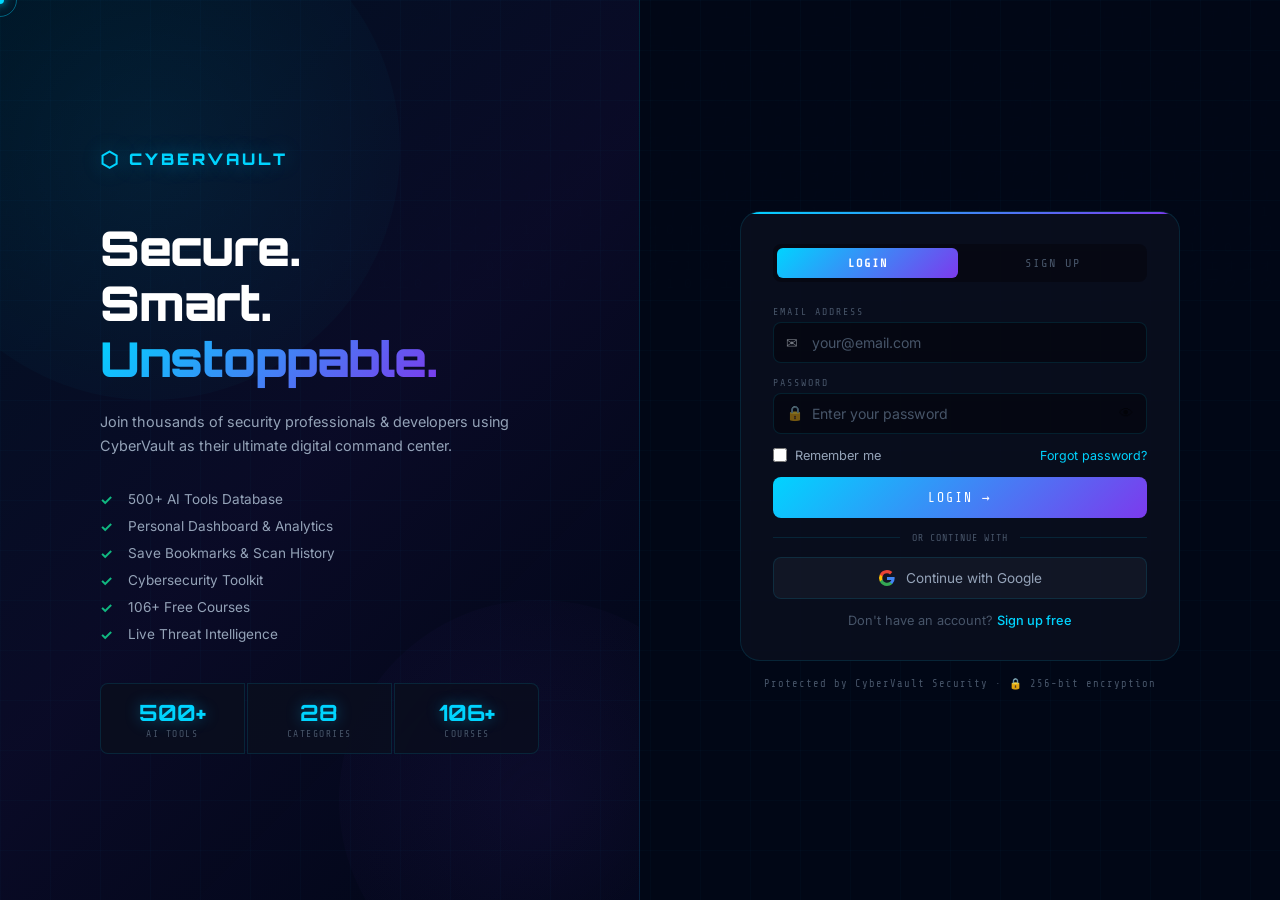
<file: Cybervault/auth.html>
<!DOCTYPE html>
<html lang="en">
<head>
<meta charset="UTF-8">
<meta name="viewport" content="width=device-width, initial-scale=1.0">
<title>CyberVault — Login & Signup</title>
<meta name="description" content="Login or create your CyberVault account to access 500+ AI tools, cybersecurity tools, and your personal dashboard.">
<link rel="stylesheet" href="css/auth.css">
<link href="https://fonts.googleapis.com/css2?family=Orbitron:wght@400;500;700;900&family=Share+Tech+Mono&family=Inter:wght@300;400;500;600&display=swap" rel="stylesheet">
</head>
<body>
<canvas id="matrixCanvas"></canvas>
<div class="cursor" id="cursor"></div>
<div class="cursor-ring" id="cursorRing"></div>

<div class="auth-wrapper">
  <!-- LEFT PANEL -->
  <div class="auth-left">
    <div class="auth-left-content">
      <div class="auth-logo" onclick="window.location='index.html'">
        <span class="logo-hex">⬡</span> CYBERVAULT
      </div>
      <h1 class="auth-tagline">
        Secure.<br>Smart.<br><span class="gradient-text">Unstoppable.</span>
      </h1>
      <p class="auth-desc">Join thousands of security professionals & developers using CyberVault as their ultimate digital command center.</p>
      <div class="auth-features">
        <div class="af-item"><span class="af-icon">✓</span> 500+ AI Tools Database</div>
        <div class="af-item"><span class="af-icon">✓</span> Personal Dashboard & Analytics</div>
        <div class="af-item"><span class="af-icon">✓</span> Save Bookmarks & Scan History</div>
        <div class="af-item"><span class="af-icon">✓</span> Cybersecurity Toolkit</div>
        <div class="af-item"><span class="af-icon">✓</span> 106+ Free Courses</div>
        <div class="af-item"><span class="af-icon">✓</span> Live Threat Intelligence</div>
      </div>
      <div class="auth-stats">
        <div class="as-item"><div class="as-num">500+</div><div class="as-label">AI TOOLS</div></div>
        <div class="as-item"><div class="as-num">28</div><div class="as-label">CATEGORIES</div></div>
        <div class="as-item"><div class="as-num">106+</div><div class="as-label">COURSES</div></div>
      </div>
    </div>
  </div>

  <!-- RIGHT PANEL -->
  <div class="auth-right">
    <div class="auth-card">
      <!-- Tabs -->
      <div class="auth-tabs">
        <button class="auth-tab active" id="loginTab" onclick="switchTab('login')">LOGIN</button>
        <button class="auth-tab" id="signupTab" onclick="switchTab('signup')">SIGN UP</button>
      </div>

      <!-- Alert -->
      <div class="auth-alert" id="authAlert" style="display:none"></div>

      <!-- LOGIN FORM -->
      <form class="auth-form active" id="loginForm" onsubmit="handleLogin(event)">
        <div class="form-group">
          <label class="form-label">EMAIL ADDRESS</label>
          <div class="input-wrap">
            <span class="input-icon">✉</span>
            <input type="email" class="form-input" id="loginEmail" placeholder="your@email.com" required autocomplete="email">
          </div>
        </div>
        <div class="form-group">
          <label class="form-label">PASSWORD</label>
          <div class="input-wrap">
            <span class="input-icon">🔒</span>
            <input type="password" class="form-input" id="loginPassword" placeholder="Enter your password" required autocomplete="current-password">
            <button type="button" class="toggle-pw" onclick="togglePwVis('loginPassword',this)">👁</button>
          </div>
        </div>
        <div class="form-row">
          <label class="checkbox-wrap">
            <input type="checkbox" id="rememberMe"> <span>Remember me</span>
          </label>
          <a href="#" class="forgot-link" onclick="handleForgotPw()">Forgot password?</a>
        </div>
        <button type="submit" class="auth-btn" id="loginBtn">
          <span class="btn-text">LOGIN →</span>
          <span class="btn-loader" style="display:none">⟳</span>
        </button>
        <div class="auth-divider"><span>OR CONTINUE WITH</span></div>
        <button type="button" class="google-btn" onclick="handleGoogleLogin()">
          <svg width="18" height="18" viewBox="0 0 18 18"><path fill="#4285F4" d="M16.51 8H8.98v3h4.3c-.18 1-.74 1.48-1.6 2.04v2.01h2.6a7.8 7.8 0 002.38-5.88c0-.57-.05-.66-.15-1.18z"/><path fill="#34A853" d="M8.98 17c2.16 0 3.97-.72 5.3-1.94l-2.6-2a4.8 4.8 0 01-7.18-2.54H1.83v2.07A8 8 0 008.98 17z"/><path fill="#FBBC05" d="M4.5 10.52a4.8 4.8 0 010-3.04V5.41H1.83a8 8 0 000 7.18l2.67-2.07z"/><path fill="#EA4335" d="M8.98 4.18c1.17 0 2.23.4 3.06 1.2l2.3-2.3A8 8 0 001.83 5.4L4.5 7.49a4.77 4.77 0 014.48-3.31z"/></svg>
          Continue with Google
        </button>
        <p class="auth-switch">Don't have an account? <a href="#" onclick="switchTab('signup')">Sign up free</a></p>
      </form>

      <!-- SIGNUP FORM -->
      <form class="auth-form" id="signupForm" onsubmit="handleSignup(event)">
        <div class="form-row-2">
          <div class="form-group">
            <label class="form-label">FIRST NAME</label>
            <div class="input-wrap">
              <span class="input-icon">👤</span>
              <input type="text" class="form-input" id="signupFirstName" placeholder="John" required autocomplete="given-name">
            </div>
          </div>
          <div class="form-group">
            <label class="form-label">LAST NAME</label>
            <div class="input-wrap">
              <span class="input-icon">👤</span>
              <input type="text" class="form-input" id="signupLastName" placeholder="Doe" autocomplete="family-name">
            </div>
          </div>
        </div>
        <div class="form-group">
          <label class="form-label">EMAIL ADDRESS</label>
          <div class="input-wrap">
            <span class="input-icon">✉</span>
            <input type="email" class="form-input" id="signupEmail" placeholder="your@email.com" required autocomplete="email">
          </div>
        </div>
        <div class="form-group">
          <label class="form-label">PASSWORD</label>
          <div class="input-wrap">
            <span class="input-icon">🔒</span>
            <input type="password" class="form-input" id="signupPassword" placeholder="Min 8 characters" required oninput="signupPwCheck()" autocomplete="new-password">
            <button type="button" class="toggle-pw" onclick="togglePwVis('signupPassword',this)">👁</button>
          </div>
          <div class="pw-mini-bars" id="signupPwBars">
            <div class="pmb" id="pmb1"></div><div class="pmb" id="pmb2"></div>
            <div class="pmb" id="pmb3"></div><div class="pmb" id="pmb4"></div>
          </div>
        </div>
        <div class="form-group">
          <label class="form-label">CONFIRM PASSWORD</label>
          <div class="input-wrap">
            <span class="input-icon">🔒</span>
            <input type="password" class="form-input" id="signupConfirm" placeholder="Repeat password" required autocomplete="new-password">
          </div>
        </div>
        <div class="form-group">
          <label class="form-label">I AM A... <span style="color:var(--text3)">(optional)</span></label>
          <select class="form-input form-select" id="signupRole">
            <option value="">Select your role</option>
            <option value="student">Student</option>
            <option value="developer">Developer</option>
            <option value="security">Security Professional</option>
            <option value="researcher">Researcher</option>
            <option value="other">Other</option>
          </select>
        </div>
        <label class="checkbox-wrap" style="margin-bottom:16px">
          <input type="checkbox" id="agreeTerms" required>
          <span>I agree to the <a href="#" style="color:var(--accent)">Terms</a> & <a href="#" style="color:var(--accent)">Privacy Policy</a></span>
        </label>
        <button type="submit" class="auth-btn" id="signupBtn">
          <span class="btn-text">CREATE ACCOUNT →</span>
          <span class="btn-loader" style="display:none">⟳</span>
        </button>
        <div class="auth-divider"><span>OR CONTINUE WITH</span></div>
        <button type="button" class="google-btn" onclick="handleGoogleLogin()">
          <svg width="18" height="18" viewBox="0 0 18 18"><path fill="#4285F4" d="M16.51 8H8.98v3h4.3c-.18 1-.74 1.48-1.6 2.04v2.01h2.6a7.8 7.8 0 002.38-5.88c0-.57-.05-.66-.15-1.18z"/><path fill="#34A853" d="M8.98 17c2.16 0 3.97-.72 5.3-1.94l-2.6-2a4.8 4.8 0 01-7.18-2.54H1.83v2.07A8 8 0 008.98 17z"/><path fill="#FBBC05" d="M4.5 10.52a4.8 4.8 0 010-3.04V5.41H1.83a8 8 0 000 7.18l2.67-2.07z"/><path fill="#EA4335" d="M8.98 4.18c1.17 0 2.23.4 3.06 1.2l2.3-2.3A8 8 0 001.83 5.4L4.5 7.49a4.77 4.77 0 014.48-3.31z"/></svg>
          Continue with Google
        </button>
        <p class="auth-switch">Already have an account? <a href="#" onclick="switchTab('login')">Login</a></p>
      </form>
    </div>
    <p class="auth-footer-note">Protected by CyberVault Security · 🔒 256-bit encryption</p>
  </div>
</div>

<script src="js/firebase-config.js"></script>
<script src="js/auth.js"></script>
<script>
// Matrix canvas
const c = document.getElementById('matrixCanvas');
const cx = c.getContext('2d');
const chars = 'アイウエオ01アイウエ';
let drops;
function resizeC() { c.width=window.innerWidth; c.height=window.innerHeight; drops=new Array(Math.floor(c.width/18)).fill(1); }
resizeC(); window.addEventListener('resize',resizeC);
setInterval(()=>{ cx.fillStyle='rgba(2,8,23,0.06)'; cx.fillRect(0,0,c.width,c.height); cx.fillStyle='#00d4ff28'; cx.font='13px monospace'; drops.forEach((y,i)=>{ cx.fillText(chars[Math.floor(Math.random()*chars.length)],i*18,y*18); if(y*18>c.height&&Math.random()>.975)drops[i]=0; drops[i]++; }); },80);

// Cursor
const cur=document.getElementById('cursor'),ring=document.getElementById('cursorRing');
let mx=0,my=0,rx=0,ry=0;
document.addEventListener('mousemove',e=>{mx=e.clientX;my=e.clientY;cur.style.left=mx+'px';cur.style.top=my+'px';});
(function l(){rx+=(mx-rx)*.1;ry+=(my-ry)*.1;ring.style.left=rx+'px';ring.style.top=ry+'px';requestAnimationFrame(l);})();

function switchTab(tab) {
  document.getElementById('loginForm').classList.toggle('active', tab==='login');
  document.getElementById('signupForm').classList.toggle('active', tab==='signup');
  document.getElementById('loginTab').classList.toggle('active', tab==='login');
  document.getElementById('signupTab').classList.toggle('active', tab==='signup');
  document.getElementById('authAlert').style.display='none';
}
function togglePwVis(id, btn) {
  const inp=document.getElementById(id);
  inp.type = inp.type==='password'?'text':'password';
  btn.textContent = inp.type==='password'?'👁':'🙈';
}
function signupPwCheck() {
  const pw=document.getElementById('signupPassword').value;
  const bars=['pmb1','pmb2','pmb3','pmb4'];
  let score=0;
  if(pw.length>=8)score++;
  if(/[A-Z]/.test(pw)&&/[a-z]/.test(pw))score++;
  if(/[0-9]/.test(pw))score++;
  if(/[^A-Za-z0-9]/.test(pw))score++;
  const colors=['#ef4444','#f59e0b','#10b981','#00d4ff'];
  bars.forEach((b,i)=>{
    const el=document.getElementById(b);
    el.style.background = i<score ? colors[score-1] : 'rgba(255,255,255,0.08)';
  });
}
</script>
</body>
</html>
</file>
<file: Cybervault/css/auth.css>
/* ══════════════════════════════════════════════
   CYBERVAULT — AUTH.CSS
   ══════════════════════════════════════════════ */
:root {
  --bg:      #020817;
  --bg2:     #0a0f1e;
  --bg3:     #0d1424;
  --accent:  #00d4ff;
  --accent2: #7c3aed;
  --accent3: #10b981;
  --danger:  #ef4444;
  --text:    #e2e8f0;
  --text2:   #94a3b8;
  --text3:   #475569;
  --border:  rgba(0,212,255,0.12);
  --border2: rgba(0,212,255,0.25);
  --card:    rgba(10,15,30,0.85);
  --font-d:  'Orbitron', monospace;
  --font-m:  'Share Tech Mono', monospace;
  --font-b:  'Inter', sans-serif;
}
*, *::before, *::after { margin:0; padding:0; box-sizing:border-box; }
html, body { height:100%; }
body {
  background: var(--bg);
  color: var(--text);
  font-family: var(--font-b);
  overflow-x: hidden;
  cursor: none;
}

/* BG Grid */
body::before {
  content:'';
  position:fixed; inset:0;
  background-image:
    linear-gradient(rgba(0,212,255,0.025) 1px,transparent 1px),
    linear-gradient(90deg,rgba(0,212,255,0.025) 1px,transparent 1px);
  background-size:50px 50px;
  pointer-events:none; z-index:0;
}

#matrixCanvas { position:fixed; inset:0; z-index:0; opacity:0.04; pointer-events:none; }

/* Cursor */
.cursor { position:fixed; width:8px; height:8px; background:var(--accent); border-radius:50%; pointer-events:none; z-index:9999; transform:translate(-50%,-50%); box-shadow:0 0 10px var(--accent); mix-blend-mode:screen; }
.cursor-ring { position:fixed; width:34px; height:34px; border:1px solid rgba(0,212,255,0.4); border-radius:50%; pointer-events:none; z-index:9998; transform:translate(-50%,-50%); transition:width .18s,height .18s; }

/* ── LAYOUT ── */
.auth-wrapper {
  display: grid;
  grid-template-columns: 1fr 1fr;
  min-height: 100vh;
  position: relative;
  z-index: 1;
}

/* ── LEFT PANEL ── */
.auth-left {
  background: linear-gradient(135deg, rgba(0,212,255,0.05) 0%, rgba(124,58,237,0.08) 50%, rgba(0,0,0,0) 100%);
  border-right: 1px solid var(--border);
  display: flex;
  align-items: center;
  justify-content: center;
  padding: 3rem 4rem;
  position: relative;
  overflow: hidden;
}
.auth-left::before {
  content:'';
  position:absolute;
  width:500px; height:500px;
  background:radial-gradient(circle,rgba(0,212,255,0.08),transparent);
  top:-100px; left:-100px;
  border-radius:50%;
  pointer-events:none;
}
.auth-left::after {
  content:'';
  position:absolute;
  width:400px; height:400px;
  background:radial-gradient(circle,rgba(124,58,237,0.08),transparent);
  bottom:-100px; right:-100px;
  border-radius:50%;
  pointer-events:none;
}

.auth-left-content { max-width:440px; position:relative; z-index:1; }

.auth-logo {
  font-family: var(--font-d);
  font-size: 1rem;
  font-weight: 900;
  color: var(--accent);
  letter-spacing: 3px;
  cursor: pointer;
  display: flex;
  align-items: center;
  gap: 8px;
  margin-bottom: 3rem;
  text-shadow: 0 0 20px rgba(0,212,255,0.4);
  width: fit-content;
}
.logo-hex { font-size:1.3rem; animation: spin 10s linear infinite; display:inline-block; }
@keyframes spin { to { transform:rotate(360deg); } }

.auth-tagline {
  font-family: var(--font-d);
  font-size: clamp(2rem, 4vw, 3rem);
  font-weight: 900;
  line-height: 1.15;
  letter-spacing: -1px;
  margin-bottom: 1.5rem;
  color: #fff;
}
.gradient-text {
  background: linear-gradient(135deg, var(--accent), var(--accent2));
  -webkit-background-clip: text;
  -webkit-text-fill-color: transparent;
  background-clip: text;
}

.auth-desc { font-size:0.9rem; color:var(--text2); line-height:1.7; margin-bottom:2rem; }

.auth-features { display:flex; flex-direction:column; gap:10px; margin-bottom:2.5rem; }
.af-item { display:flex; align-items:center; gap:10px; font-size:0.85rem; color:var(--text2); }
.af-icon { color:var(--accent3); font-weight:700; font-size:0.9rem; width:18px; }

.auth-stats { display:flex; gap:2px; }
.as-item {
  flex:1; padding:14px 16px; background:var(--card); border:1px solid var(--border);
  text-align:center;
}
.as-item:first-child { border-radius:8px 0 0 8px; }
.as-item:last-child { border-radius:0 8px 8px 0; }
.as-num { font-family:var(--font-d); font-size:1.4rem; font-weight:700; color:var(--accent); text-shadow:0 0 15px rgba(0,212,255,0.4); }
.as-label { font-family:var(--font-m); font-size:0.6rem; color:var(--text3); letter-spacing:1.5px; margin-top:3px; }

/* ── RIGHT PANEL ── */
.auth-right {
  display: flex;
  flex-direction: column;
  align-items: center;
  justify-content: center;
  padding: 2rem;
  gap: 16px;
}

.auth-card {
  width: 100%;
  max-width: 440px;
  background: var(--card);
  border: 1px solid var(--border);
  border-radius: 20px;
  padding: 2rem;
  position: relative;
  overflow: hidden;
}
.auth-card::before {
  content:'';
  position:absolute;
  top:0; left:0; right:0; height:2px;
  background:linear-gradient(90deg,var(--accent),var(--accent2),var(--accent3));
  background-size:200% 100%;
  animation:shimmer 3s linear infinite;
}
@keyframes shimmer { 0%{background-position:200% 0} 100%{background-position:-200% 0} }

/* Tabs */
.auth-tabs { display:flex; gap:4px; margin-bottom:1.5rem; padding:4px; background:rgba(0,0,0,0.3); border-radius:8px; }
.auth-tab {
  flex:1; padding:8px; font-family:var(--font-m); font-size:0.75rem; letter-spacing:2px;
  background:transparent; border:none; color:var(--text3); cursor:pointer; border-radius:6px;
  transition:all .2s;
}
.auth-tab.active { background:linear-gradient(135deg,var(--accent),var(--accent2)); color:#fff; font-weight:600; }

/* Alert */
.auth-alert {
  padding:10px 14px; border-radius:8px; font-family:var(--font-m); font-size:0.75rem;
  letter-spacing:0.5px; margin-bottom:1rem; animation:fadeIn .3s ease;
}
.auth-alert.success { background:rgba(16,185,129,0.1); border:1px solid rgba(16,185,129,0.3); color:var(--accent3); }
.auth-alert.error   { background:rgba(239,68,68,0.1);  border:1px solid rgba(239,68,68,0.3);  color:#f87171; }
.auth-alert.info    { background:rgba(0,212,255,0.08); border:1px solid rgba(0,212,255,0.2);  color:var(--accent); }
@keyframes fadeIn { from{opacity:0;transform:translateY(-8px)} to{opacity:1;transform:none} }

/* Forms */
.auth-form { display:none; flex-direction:column; gap:14px; }
.auth-form.active { display:flex; }

.form-group { display:flex; flex-direction:column; gap:5px; }
.form-label { font-family:var(--font-m); font-size:0.62rem; color:var(--text3); letter-spacing:2px; }

.input-wrap { position:relative; display:flex; align-items:center; }
.input-icon { position:absolute; left:13px; font-size:0.9rem; pointer-events:none; opacity:0.5; z-index:1; }

.form-input {
  width:100%; padding:11px 40px 11px 38px;
  background:rgba(0,0,0,0.35); border:1px solid var(--border);
  border-radius:8px; color:var(--text); font-family:var(--font-b); font-size:0.88rem;
  outline:none; transition:all .25s;
}
.form-input:focus { border-color:var(--accent); box-shadow:0 0 0 3px rgba(0,212,255,0.07); }
.form-input::placeholder { color:var(--text3); }
.form-select { padding:11px 14px 11px 38px; appearance:none; cursor:pointer; }
.form-select option { background:var(--bg3); }

.toggle-pw {
  position:absolute; right:10px; background:none; border:none;
  font-size:0.9rem; cursor:pointer; opacity:0.5; transition:opacity .2s; padding:4px;
}
.toggle-pw:hover { opacity:1; }

.form-row { display:flex; justify-content:space-between; align-items:center; }
.form-row-2 { display:grid; grid-template-columns:1fr 1fr; gap:10px; }

.checkbox-wrap {
  display:flex; align-items:center; gap:8px; cursor:pointer;
  font-size:0.8rem; color:var(--text2);
}
.checkbox-wrap input { accent-color:var(--accent); width:14px; height:14px; cursor:pointer; }
.forgot-link { font-size:0.78rem; color:var(--accent); text-decoration:none; transition:opacity .2s; }
.forgot-link:hover { opacity:0.7; }

/* Password mini bars */
.pw-mini-bars { display:flex; gap:3px; margin-top:5px; }
.pmb { flex:1; height:3px; border-radius:2px; background:rgba(255,255,255,0.08); transition:background .3s; }

/* Buttons */
.auth-btn {
  padding:13px; background:linear-gradient(135deg,var(--accent),var(--accent2));
  color:#fff; font-family:var(--font-m); font-size:0.82rem; letter-spacing:2px;
  border:none; border-radius:8px; cursor:pointer; transition:all .3s;
  position:relative; overflow:hidden; display:flex; align-items:center; justify-content:center; gap:8px;
}
.auth-btn::before { content:''; position:absolute; top:0;left:-100%;width:60%;height:100%; background:linear-gradient(90deg,transparent,rgba(255,255,255,0.2),transparent); animation:btnShine 2.5s infinite; }
@keyframes btnShine { 0%{left:-100%} 50%,100%{left:200%} }
.auth-btn:hover { transform:translateY(-2px); box-shadow:0 8px 25px rgba(0,212,255,0.35); }
.auth-btn:disabled { opacity:0.6; cursor:not-allowed; transform:none; }
.btn-loader { animation:spin 0.8s linear infinite; display:inline-block; }

.auth-divider {
  display:flex; align-items:center; gap:12px;
  font-family:var(--font-m); font-size:0.62rem; color:var(--text3); letter-spacing:1px;
}
.auth-divider::before, .auth-divider::after { content:''; flex:1; height:1px; background:var(--border); }

.google-btn {
  padding:11px 16px; background:rgba(255,255,255,0.04); border:1px solid var(--border);
  border-radius:8px; color:var(--text2); font-family:var(--font-b); font-size:0.85rem;
  cursor:pointer; transition:all .25s; display:flex; align-items:center; justify-content:center; gap:10px;
}
.google-btn:hover { border-color:var(--border2); background:rgba(255,255,255,0.07); color:var(--text); }

.auth-switch { text-align:center; font-size:0.8rem; color:var(--text3); }
.auth-switch a { color:var(--accent); text-decoration:none; font-weight:500; }
.auth-footer-note { font-family:var(--font-m); font-size:0.65rem; color:var(--text3); letter-spacing:1px; text-align:center; }

/* Responsive */
@media (max-width: 768px) {
  .auth-wrapper { grid-template-columns:1fr; }
  .auth-left { display:none; }
  .auth-right { padding:1.5rem 1rem; min-height:100vh; }
  .form-row-2 { grid-template-columns:1fr; }
}
</file>
